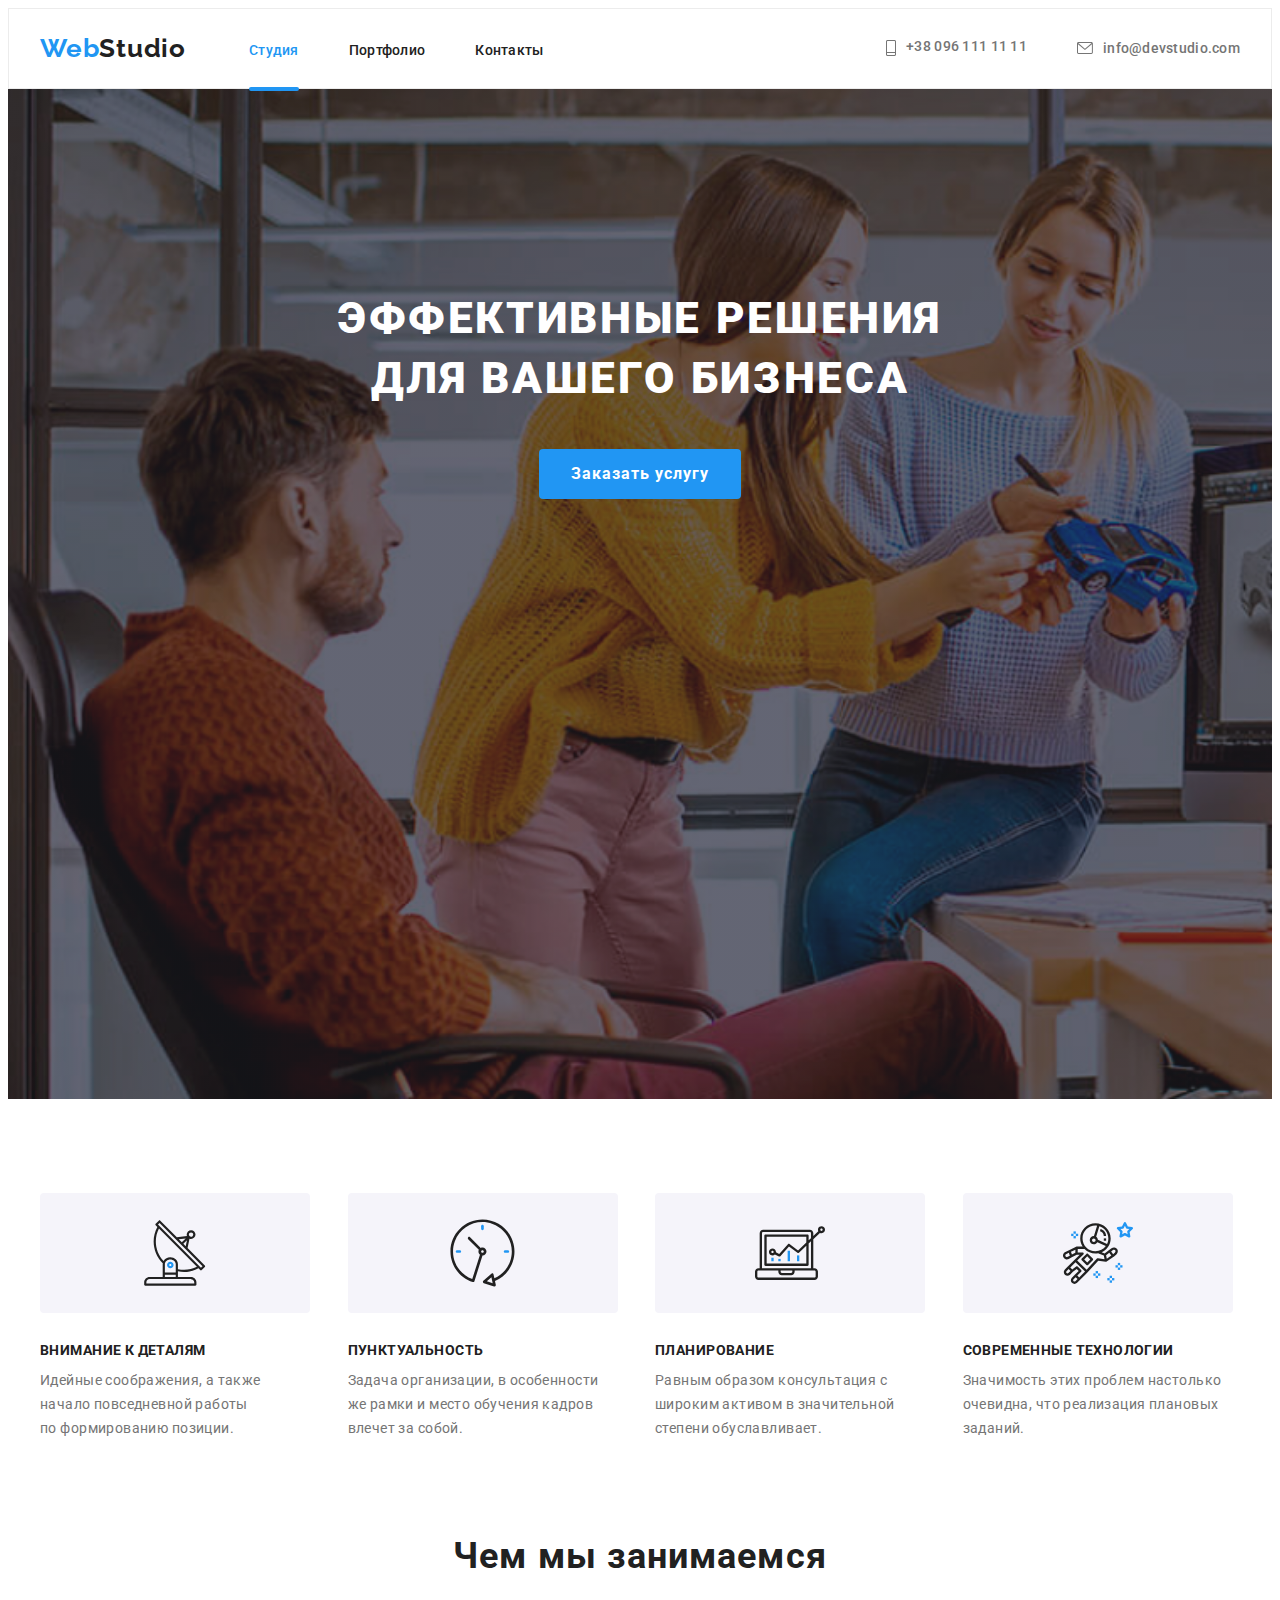
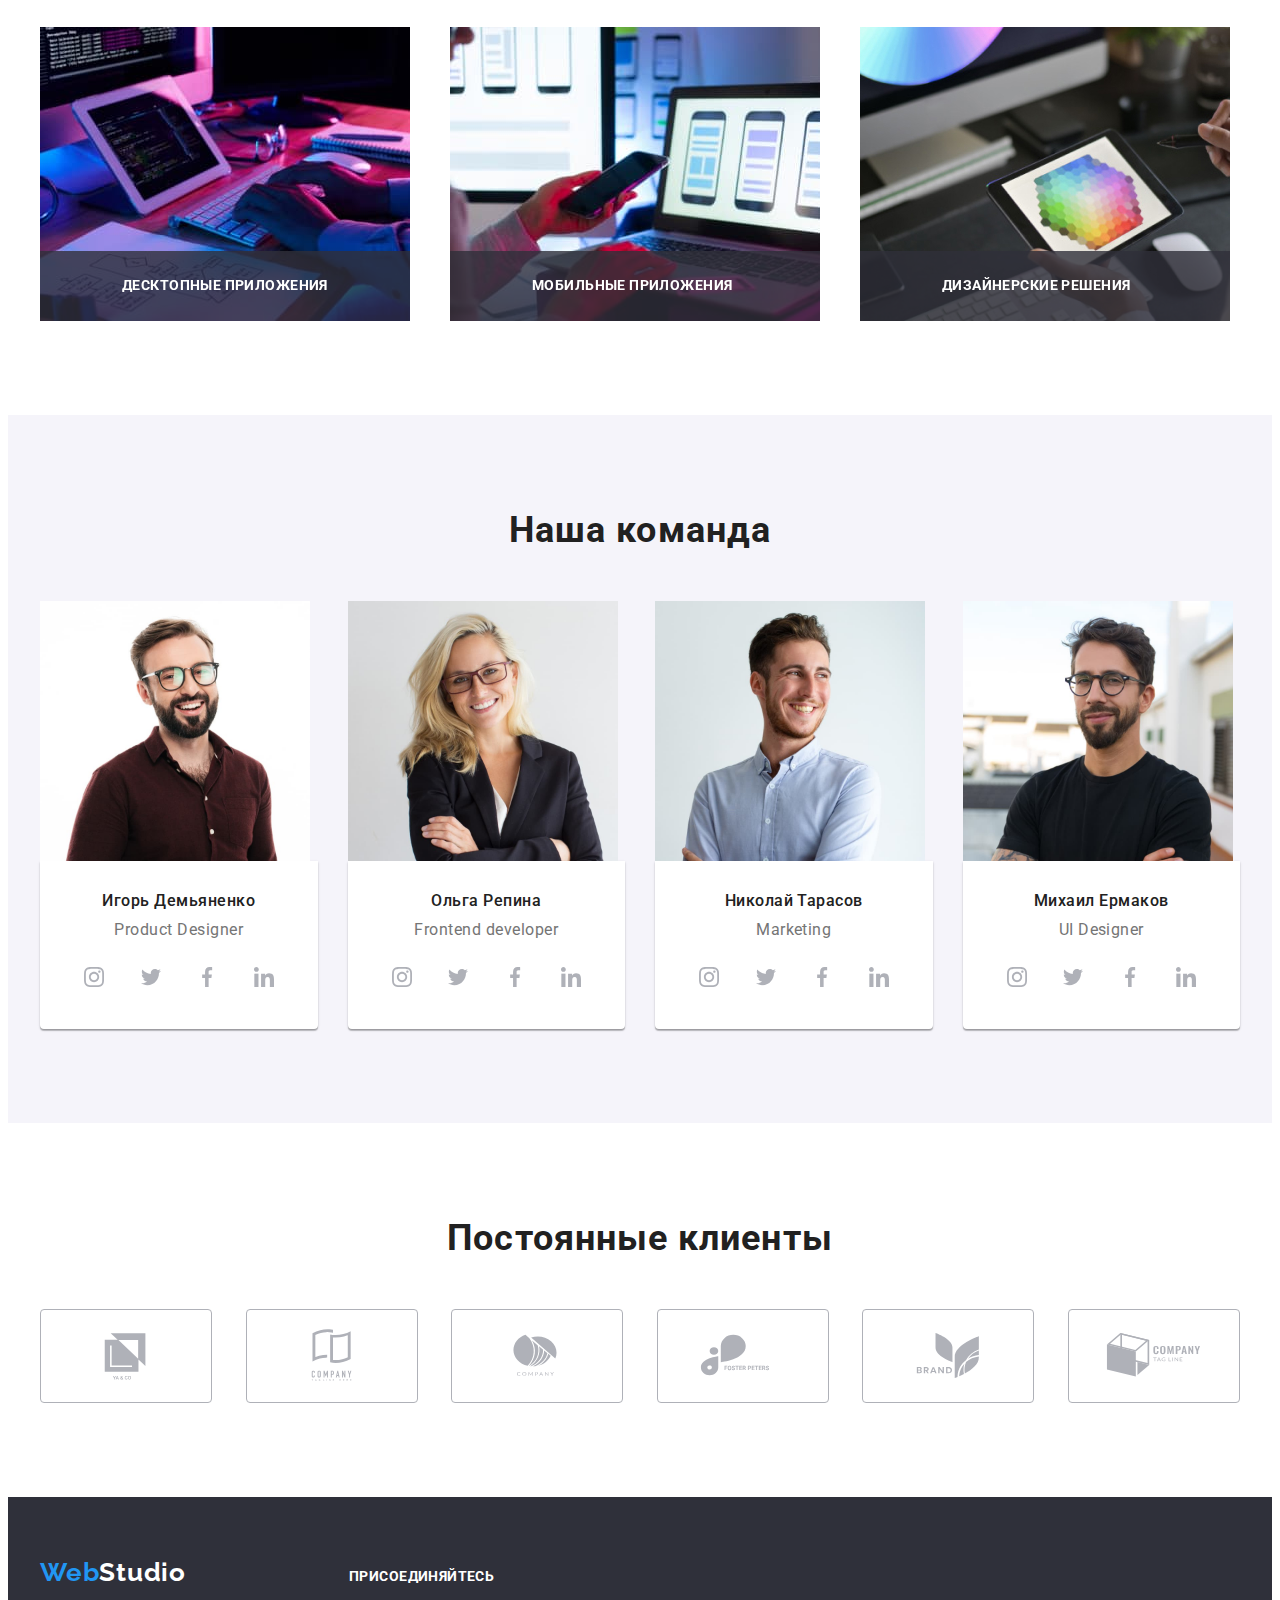
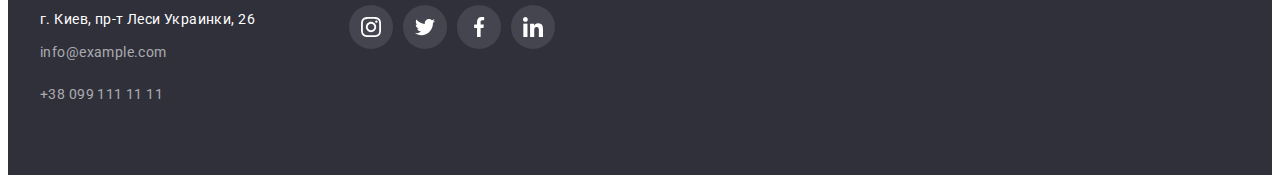
<file: index.html>
<!DOCTYPE html>
<html lang="ru">
  <head>
    <meta charset="UTF-8" />
    <meta http-equiv="X-UA-Compatible" content="IE=edge" />
    <meta name="viewport" content="width=device-width, initial-scale=1.0" />
    <title>Web Studio</title>
    <link rel="preconnect" href="https://fonts.googleapis.com" />
    <link rel="preconnect" href="https://fonts.gstatic.com" crossorigin />
    <link
      href="https://fonts.googleapis.com/css2?family=Raleway:wght@700&family=Roboto:wght@400;500;700;900&display=swap"
      rel="stylesheet"
    />
    <link
      rel="stylesheet"
      href="https://cdnjs.cloudflare.com/ajax/libs/modern-normalize/1.1.0/modern-normalize.min.css"
      integrity="sha512-wpPYUAdjBVSE4KJnH1VR1HeZfpl1ub8YT/NKx4PuQ5NmX2tKuGu6U/JRp5y+Y8XG2tV+wKQpNHVUX03MfMFn9Q=="
      crossorigin="anonymous"
      referrerpolicy="no-referrer"
    />
    <link rel="stylesheet" href="./styles.css" />
  </head>
  <body>
    <!-- Header -->

    <header class="main-header">
      <div class="container header-container">
        <nav class="navigation">
          <a class="logo link" href="" lang="en"
            >Web<span class="studio-header">Studio</span></a
          >
          <ul class="nav-list list">
            <li class="nav-list-item">
              <a class="nav-list-link active link" href="">Студия</a>
            </li>
            <li class="nav-list-item">
              <a class="nav-list-link link" href="./portfolio.html"
                >Портфолио</a
              >
            </li>
            <li class="nav-list-item">
              <a class="nav-list-link link" href="">Контакты</a>
            </li>
          </ul>
        </nav>
        <a class="phone-number link" href="tel:+380961111111"
          >+38 096 111 11 11
          <svg class="envelope-icon" width="10" height="16">
            <use href="./image/sprite.svg#telephone"></use>
          </svg>
        </a>
        <a class="email-address link" href="mailto:info@devstudio.com "
          >info@devstudio.com
          <svg class="envelope-icon" width="16" height="12">
            <use href="./image/sprite.svg#envelope"></use>
          </svg>
        </a>
        <div class="modal-background is-hidden" data-modal>
          <div class="modal-window">
            <button type="button" class="close-button" data-modal-close>
              Закрыть
            </button>
          </div>
        </div>
      </div>
    </header>
    <main>
      <!-- Hero -->

      <section class="hero">
        <div class="hero-container container">
          <h1 class="main-title">
            ЭФФЕКТИВНЫЕ РЕШЕНИЯ<br />
            ДЛЯ ВАШЕГО БИЗНЕСА
          </h1>
          <button class="modal-btn" type="button" data-modal-open>
            Заказать услугу
          </button>
        </div>
      </section>

      <!-- Description -->
      <section class="description">
        <div class="container">
          <ul class="description-list list">
            <li class="description-list-item">
              <div class="description-icons">
                <svg class="antenn-icon" width="65.32" height="70">
                  <use href="./image/sprite2.svg#antenna"></use>
                </svg>
              </div>
              <h3 class="description-title">ВНИМАНИЕ К ДЕТАЛЯМ</h3>
              <p class="description-paragraph">
                Идейные соображения, а также<br />
                начало повседневной работы<br />
                по формированию позиции.
              </p>
            </li>
            <li class="description-list-item">
              <div class="description-icons">
                <svg class="clocks" width="66.96" height="70">
                  <use href="./image/sprite2.svg#clock"></use>
                </svg>
              </div>
              <h3 class="description-title">ПУНКТУАЛЬНОСТЬ</h3>
              <p class="description-paragraph">
                Задача организации, в особенности<br />
                же рамки и место обучения кадров<br />
                влечет за собой.
              </p>
            </li>
            <li class="description-list-item">
              <div class="description-icons">
                <svg class="diagram" width="70" height="70">
                  <use href="./image/sprite2.svg#diagram"></use>
                </svg>
              </div>
              <h3 class="description-title">ПЛАНИРОВАНИЕ</h3>
              <p class="description-paragraph">
                Равным образом консультация с<br />
                широким активом в значительной<br />
                степени обуславливает.
              </p>
            </li>
            <li class="description-list-item">
              <div class="description-icons">
                <svg class="astranaut" width="70" height="70">
                  <use href="./image/sprite2.svg#astronaut"></use>
                </svg>
              </div>
              <h3 class="description-title">СОВРЕМЕННЫЕ ТЕХНОЛОГИИ</h3>
              <p class="description-paragraph">
                Значимость этих проблем настолько<br />
                очевидна, что реализация плановых<br />
                заданий.
              </p>
            </li>
          </ul>
        </div>
      </section>

      <!-- What we do section -->

      <section class="what-we-do section">
        <div class="container">
          <h2 class="what-we-do-title">Чем мы занимаемся</h2>
          <ul class="what-we-do-list list">
            <li class="what-we-do-cards cards">
              <div class="what-we-do-wrapper">
                <img
                  src="./image/screen.jpg"
                  alt="Экран"
                  width="370"
                  height="294"
                />
                <div class="we-do-title">
                  <p class="title-image">ДЕСКТОПНЫЕ ПРИЛОЖЕНИЯ</p>
                </div>
              </div>
            </li>
            <li class="what-we-do-cards cards">
              <div class="what-we-do-wrapper">
                <img
                  src="./image/compphoto.jpg"
                  alt="Компьютер"
                  width="370"
                  height="294"
                />
                <div class="we-do-title">
                  <p class="title-image">МОБИЛЬНЫЕ ПРИЛОЖЕНИЯ</p>
                </div>
              </div>
            </li>
            <li class="what-we-do-cards cards">
              <div class="what-we-do-wrapper">
                <img
                  src="image/rainbow.jpg"
                  alt="Радуга"
                  width="370"
                  height="294"
                />
                <div class="we-do-title">
                  <p class="title-image">ДИЗАЙНЕРСКИЕ РЕШЕНИЯ</p>
                </div>
              </div>
            </li>
          </ul>
        </div>
      </section>

      <!-- Our team section -->
      <section class="our-team section">
        <div class="container">
          <h2 class="what-we-do-title">Наша команда</h2>
          <ul class="list">
            <li class="our-team-cards cards">
              <img
                src="image/productdesigner.jpg"
                alt="Дизайнер"
                width="270"
                height="260"
              />
              <div class="under-image-wrap">
                <h3 class="product-designer-title">Игорь Демьяненко</h3>
                <p class="product-designer-paragraph" lang="en">
                  Product Designer
                </p>
                <ul class="social-list">
                  <li class="social-list-item">
                    <a class="social-list-link" href="">
                      <svg class="social-list-icon" width="20" height="20">
                        <use href="./image/sprite.svg#instagram"></use>
                      </svg>
                    </a>
                  </li>
                  <li class="social-list-item">
                    <a class="social-list-link" href="">
                      <svg class="social-list-icon" width="20" height="20">
                        <use href="./image/sprite.svg#twitter"></use>
                      </svg>
                    </a>
                  </li>
                  <li class="social-list-item">
                    <a class="social-list-link" href="">
                      <svg class="social-list-icon" width="20" height="20">
                        <use href="./image/sprite.svg#facebook"></use>
                      </svg>
                    </a>
                  </li>
                  <li class="social-list-item">
                    <a class="social-list-link" href="">
                      <svg class="social-list-icon" width="20" height="20">
                        <use href="./image/sprite.svg#linkedin"></use>
                      </svg>
                    </a>
                  </li>
                </ul>
              </div>
            </li>
            <li class="our-team-cards cards">
              <img
                src="image/frontenddeveloper.jpg"
                alt="Разработчик"
                width="270"
                height="260"
              />
              <div class="under-image-wrap">
                <h3 class="product-designer-title">Ольга Репина</h3>
                <p class="product-designer-paragraph" lang="en">
                  Frontend developer
                </p>

                <ul class="social-list">
                  <li class="social-list-item">
                    <a class="social-list-link" href="">
                      <svg class="social-list-icon" width="20" height="20">
                        <use href="./image/sprite.svg#instagram"></use>
                      </svg>
                    </a>
                  </li>
                  <li class="social-list-item">
                    <a class="social-list-link" href="">
                      <svg class="social-list-icon" width="20" height="20">
                        <use href="./image/sprite.svg#twitter"></use>
                      </svg>
                    </a>
                  </li>
                  <li class="social-list-item">
                    <a class="social-list-link" href="">
                      <svg class="social-list-icon" width="20" height="20">
                        <use href="./image/sprite.svg#facebook"></use>
                      </svg>
                    </a>
                  </li>
                  <li class="social-list-item">
                    <a class="social-list-link" href="">
                      <svg class="social-list-icon" width="20" height="20">
                        <use href="./image/sprite.svg#linkedin"></use>
                      </svg>
                    </a>
                  </li>
                </ul>
              </div>
            </li>
            <li class="our-team-cards cards">
              <img
                src="./image/marketing.jpg"
                alt="Маркетинг"
                width="270"
                height="260"
              />
              <div class="under-image-wrap">
                <h3 class="product-designer-title">Николай Тарасов</h3>
                <p class="product-designer-paragraph" lang="en">Marketing</p>

                <ul class="social-list">
                  <li class="social-list-item">
                    <a class="social-list-link" href="">
                      <svg class="social-list-icon" width="20" height="20">
                        <use href="./image/sprite.svg#instagram"></use>
                      </svg>
                    </a>
                  </li>
                  <li class="social-list-item">
                    <a class="social-list-link" href="">
                      <svg class="social-list-icon" width="20" height="20">
                        <use href="./image/sprite.svg#twitter"></use>
                      </svg>
                    </a>
                  </li>
                  <li class="social-list-item">
                    <a class="social-list-link" href="">
                      <svg class="social-list-icon" width="20" height="20">
                        <use href="./image/sprite.svg#facebook"></use>
                      </svg>
                    </a>
                  </li>
                  <li class="social-list-item">
                    <a class="social-list-link" href="">
                      <svg class="social-list-icon" width="20" height="20">
                        <use href="./image/sprite.svg#linkedin"></use>
                      </svg>
                    </a>
                  </li>
                </ul>
              </div>
            </li>
            <li class="our-team-cards cards">
              <img
                src="./image/uidesigner.jpg"
                alt="Дизайнер"
                width="270"
                height="260"
              />
              <div class="under-image-wrap">
                <h3 class="product-designer-title">Михаил Ермаков</h3>
                <p class="product-designer-paragraph" lang="en">UI Designer</p>

                <ul class="social-list">
                  <li class="social-list-item">
                    <a class="social-list-link" href="">
                      <svg class="social-list-icon" width="20" height="20">
                        <use href="./image/sprite.svg#instagram"></use>
                      </svg>
                    </a>
                  </li>
                  <li class="social-list-item">
                    <a class="social-list-link" href="">
                      <svg class="social-list-icon" width="20" height="20">
                        <use href="./image/sprite.svg#twitter"></use>
                      </svg>
                    </a>
                  </li>
                  <li class="social-list-item">
                    <a class="social-list-link" href="">
                      <svg class="social-list-icon" width="20" height="20">
                        <use href="./image/sprite.svg#facebook"></use>
                      </svg>
                    </a>
                  </li>
                  <li class="social-list-item">
                    <a class="social-list-link" href="">
                      <svg class="social-list-icon" width="20" height="20">
                        <use href="./image/sprite.svg#linkedin"></use>
                      </svg>
                    </a>
                  </li>
                </ul>
              </div>
            </li>
          </ul>
        </div>
      </section>

      <!-- Our clients section -->

      <section class="our-clients section">
        <div class="container">
          <h2 class="what-we-do-title">Постоянные клиенты</h2>
          <ul class="clients-list">
            <li class="client-list-item">
              <a href="" class="client-list-link">
                <svg class="client-list-icon" width="106" height="60">
                  <use href="./image/sprite.svg#yaandco"></use>
                </svg>
              </a>
            </li>
            <li class="client-list-item">
              <a href="" class="client-list-link link">
                <svg class="client-list-icon" width="106" height="60">
                  <use href="./image/sprite.svg#tagline"></use>
                </svg>
              </a>
            </li>
            <li class="client-list-item">
              <a href="" class="client-list-link">
                <svg class="client-list-icon" width="106" height="60">
                  <use href="./image/sprite.svg#company"></use>
                </svg>
              </a>
            </li>
            <li class="client-list-item">
              <a href="" class="client-list-link">
                <svg class="client-list-icon" width="106" height="60">
                  <use href="./image/sprite.svg#foster"></use>
                </svg>
              </a>
            </li>
            <li class="client-list-item">
              <a href="" class="client-list-link">
                <svg class="client-list-icon" width="106" height="60">
                  <use href="./image/sprite.svg#brand"></use>
                </svg>
              </a>
            </li>
            <li class="client-list-item">
              <a href="" class="client-list-link">
                <svg class="client-list-icon" width="106" height="60">
                  <use href="./image/sprite.svg#cube"></use>
                </svg>
              </a>
            </li>
          </ul>
        </div>
      </section>
    </main>

    <!-- Footer -->

    <footer class="footer">
      <div class="footer-container container">
        <div class="left-side-footer">
          <a class="logo link" href="" lang="en"
            >Web<span class="studio-logo">Studio</span></a
          >
          <address class="address">
            г. Киев, пр-т Леси Украинки, 26<br />
            <a class="phone-email-link link" href="mailto:info@example.com"
              >info@example.com</a
            ><br />
            <a class="phone-email-link link" href="tel:+380961111111"
              >+38 099 111 11 11</a
            >
          </address>
        </div>
        <div class="right-side-footer">
          <h3 class="footer-title">ПРИСОЕДИНЯЙТЕСЬ</h3>
          <ul class="footer-list">
            <li class="social-list-item">
              <a class="footer-list-link" href="">
                <svg class="footer-list-icon" width="20" height="20">
                  <use href="./image/sprite.svg#instagram"></use>
                </svg>
              </a>
            </li>
            <li class="social-list-item">
              <a class="footer-list-link" href="">
                <svg class="footer-list-icon" width="20" height="20">
                  <use href="./image/sprite.svg#twitter"></use>
                </svg>
              </a>
            </li>
            <li class="social-list-item">
              <a class="footer-list-link" href="">
                <svg class="footer-list-icon" width="20" height="20">
                  <use href="./image/sprite.svg#facebook"></use>
                </svg>
              </a>
            </li>
            <li class="social-list-item">
              <a class="footer-list-link" href="">
                <svg class="footer-list-icon" width="20" height="20">
                  <use href="./image/sprite.svg#linkedin"></use>
                </svg>
              </a>
            </li>
          </ul>
        </div>
      </div>
    </footer>
  </body>
  <script src="./modal.js"></script>
</html>
</file>
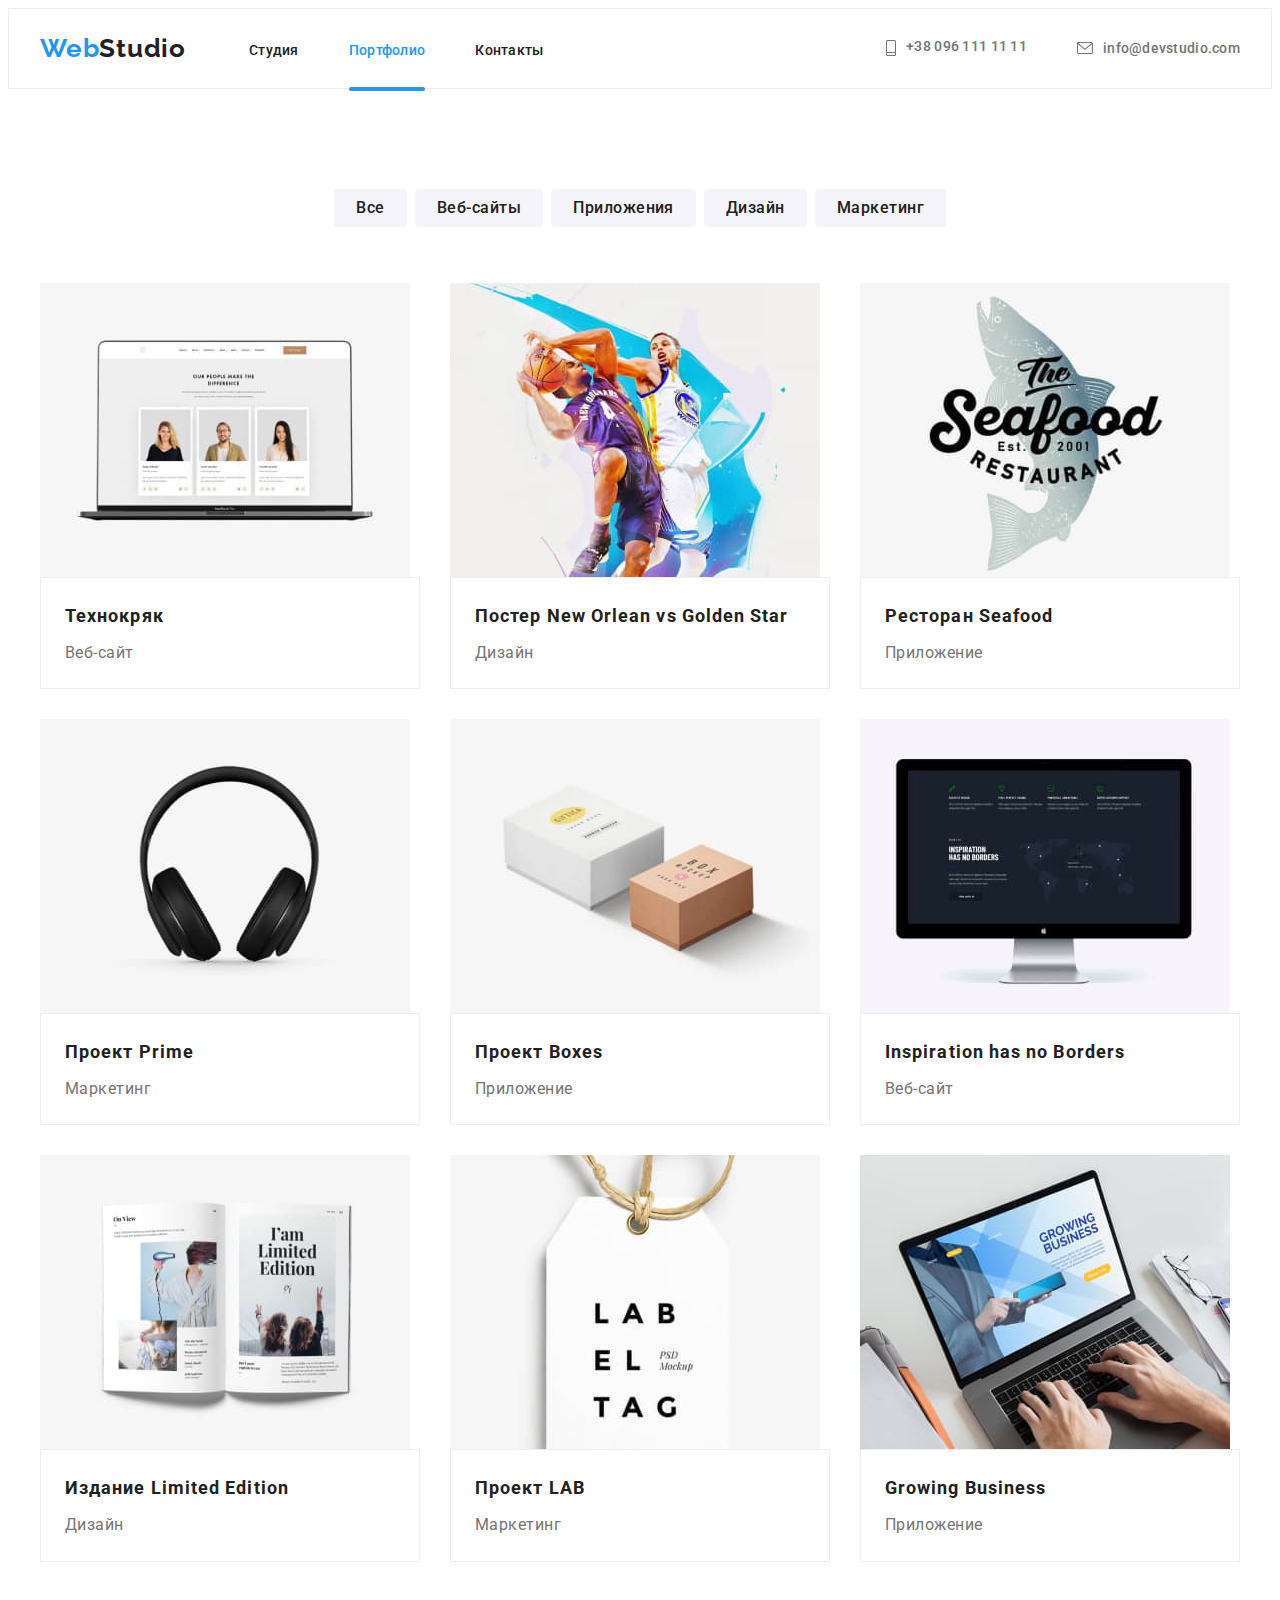
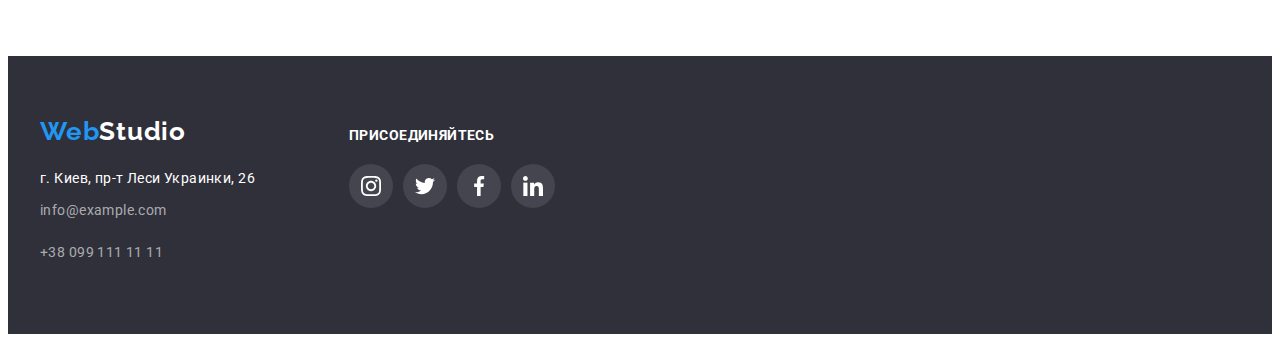
<file: portfolio.html>
<!DOCTYPE html>
<html lang="ru">
  <head>
    <meta charset="UTF-8" />
    <meta http-equiv="X-UA-Compatible" content="IE=edge" />
    <meta name="viewport" content="width=device-width, initial-scale=1.0" />
    <title>Portfolio</title>
    <link rel="preconnect" href="https://fonts.googleapis.com" />
    <link rel="preconnect" href="https://fonts.gstatic.com" crossorigin />
    <link
      href="https://fonts.googleapis.com/css2?family=Raleway:wght@700&family=Roboto:wght@400;500;700;900&display=swap"
      rel="stylesheet"
    />
    <link
      rel="stylesheet"
      href="https://cdnjs.cloudflare.com/ajax/libs/modern-normalize/1.1.0/modern-normalize.min.css"
      integrity="sha512-wpPYUAdjBVSE4KJnH1VR1HeZfpl1ub8YT/NKx4PuQ5NmX2tKuGu6U/JRp5y+Y8XG2tV+wKQpNHVUX03MfMFn9Q=="
      crossorigin="anonymous"
      referrerpolicy="no-referrer"
    />
    <link rel="stylesheet" href="./styles.css" />
  </head>
  <body>
    <header class="main-header">
      <div class="container header-container">
        <nav class="navigation">
          <a class="logo link" href="" lang="en"
            >Web<span class="studio-header">Studio</span></a
          >
          <ul class="nav-list list">
            <li class="nav-list-item">
              <a class="nav-list-link link" href="./index.html">Студия</a>
            </li>
            <li class="nav-list-item">
              <a class="nav-list-link active link" href="">Портфолио</a>
            </li>
            <li class="nav-list-item">
              <a class="nav-list-link link" href="">Контакты</a>
            </li>
          </ul>
        </nav>
        <a class="phone-number link" href="tel:+380961111111"
          >+38 096 111 11 11
          <svg class="envelope-icon" width="10" height="16">
            <use href="./image/sprite.svg#telephone"></use>
          </svg>
        </a>
        <a class="email-address link" href="mailto:info@devstudio.com "
          >info@devstudio.com
          <svg class="envelope-icon" width="16" height="12">
            <use href="./image/sprite.svg#envelope"></use>
          </svg>
        </a>
      </div>
    </header>
    <main>
      <!-- Buttons of portfolio -->
      <section class="buttons-of-portfolio">
        <div class="container">
          <ul class="button-list">
            <li class="button-list-item">
              <button class="button-portfolio" type="button">Все</button>
            </li>
            <li class="button-list-item">
              <button class="button-portfolio" type="button">Веб-сайты</button>
            </li>
            <li class="button-list-item">
              <button class="button-portfolio" type="button">Приложения</button>
            </li>
            <li class="button-list-item">
              <button class="button-portfolio" type="button">Дизайн</button>
            </li>
            <li class="button-list-item">
              <button class="button-portfolio" type="button">Маркетинг</button>
            </li>
          </ul>
          <!-- Portfolio cards -->

          <ul class="list">
            <li class="portfolio-cards cards">
              <div class="portfolio-photo">
                <img
                  src="images2/website.jpg"
                  alt="Веб-сайт"
                  width="370"
                  height="294"
                />
                <div class="overlay">
                  <div class="paragraph">
                    <p class="overlay-paragraph">
                      Ресурс предлагает комплексные предложения с разным уровнем
                      функционала и сервисов. Все это позволит посетителю
                      получить исчерпывающие сведения о компании или частном
                      лице.
                    </p>
                  </div>
                </div>
              </div>
              <div class="portfolio-wrapper">
                <h3 class="portfolio-title">Технокряк</h3>
                <p class="portfolio-paragraph">Веб-сайт</p>
              </div>
            </li>
            <li class="portfolio-cards cards">
              <div class="portfolio-photo">
                <img
                  src="images2/basketballplayers.jpg"
                  alt="Баскетболисты"
                  width="370"
                  height="294"
                />
                <div class="overlay">
                  <div class="paragraph">
                    <p class="overlay-paragraph">
                      Ресурс предлагает комплексные предложения с разным уровнем
                      функционала и сервисов. Все это позволит посетителю
                      получить исчерпывающие сведения о компании или частном
                      лице.
                    </p>
                  </div>
                </div>
              </div>
              <div class="portfolio-wrapper">
                <h3 class="portfolio-title" lang="en">
                  Постер New Orlean vs Golden Star
                </h3>
                <p class="portfolio-paragraph">Дизайн</p>
              </div>
            </li>
            <li class="portfolio-cards cards">
              <div class="portfolio-photo">
                <img
                  src="images2/seafood.jpg"
                  alt="Логотип ресторана"
                  width="370"
                  height="294"
                />
                <div class="overlay">
                  <div class="paragraph">
                    <p class="overlay-paragraph">
                      Ресурс предлагает комплексные предложения с разным уровнем
                      функционала и сервисов. Все это позволит посетителю
                      получить исчерпывающие сведения о компании или частном
                      лице.
                    </p>
                  </div>
                </div>
              </div>
              <div class="portfolio-wrapper">
                <h3 class="portfolio-title" lang="en">Ресторан Seafood</h3>
                <p class="portfolio-paragraph">Приложение</p>
              </div>
            </li>
            <li class="portfolio-cards cards">
              <div class="portfolio-photo">
                <img
                  src="images2/headphones.jpg"
                  alt="Наушники"
                  width="370"
                  height="294"
                />
                <div class="overlay">
                  <div class="paragraph">
                    <p class="overlay-paragraph">
                      Ресурс предлагает комплексные предложения с разным уровнем
                      функционала и сервисов. Все это позволит посетителю
                      получить исчерпывающие сведения о компании или частном
                      лице.
                    </p>
                  </div>
                </div>
              </div>
              <div class="portfolio-wrapper">
                <h3 class="portfolio-title" lang="en">Проект Prime</h3>
                <p class="portfolio-paragraph">Маркетинг</p>
              </div>
            </li>
            <li class="portfolio-cards cards">
              <div class="portfolio-photo">
                <img
                  src="images2/boxes.jpg"
                  alt="Коробочки"
                  width="370"
                  height="294"
                />
                <div class="overlay">
                  <div class="paragraph">
                    <p class="overlay-paragraph">
                      Ресурс предлагает комплексные предложения с разным уровнем
                      функционала и сервисов. Все это позволит посетителю
                      получить исчерпывающие сведения о компании или частном
                      лице.
                    </p>
                  </div>
                </div>
              </div>
              <div class="portfolio-wrapper">
                <h3 class="portfolio-title" lang="en">Проект Boxes</h3>
                <p class="portfolio-paragraph">Приложение</p>
              </div>
            </li>
            <li class="portfolio-cards cards">
              <div class="portfolio-photo">
                <img
                  src="images2/screen.jpg"
                  alt="Экран"
                  width="370"
                  height="294"
                />
                <div class="overlay">
                  <div class="paragraph">
                    <p class="overlay-paragraph">
                      Ресурс предлагает комплексные предложения с разным уровнем
                      функционала и сервисов. Все это позволит посетителю
                      получить исчерпывающие сведения о компании или частном
                      лице.
                    </p>
                  </div>
                </div>
              </div>
              <div class="portfolio-wrapper">
                <h3 class="portfolio-title" lang="en">
                  Inspiration has no Borders
                </h3>
                <p class="portfolio-paragraph">Веб-сайт</p>
              </div>
            </li>
            <li class="portfolio-cards cards">
              <div class="portfolio-photo">
                <img
                  src="images2/book.jpg"
                  alt="Книга"
                  width="370"
                  height="294"
                />
                <div class="overlay">
                  <div class="paragraph">
                    <p class="overlay-paragraph">
                      Ресурс предлагает комплексные предложения с разным уровнем
                      функционала и сервисов. Все это позволит посетителю
                      получить исчерпывающие сведения о компании или частном
                      лице.
                    </p>
                  </div>
                </div>
              </div>
              <div class="portfolio-wrapper">
                <h3 class="portfolio-title" lang="en">
                  Издание Limited Edition
                </h3>
                <p class="portfolio-paragraph">Дизайн</p>
              </div>
            </li>
            <li class="portfolio-cards cards">
              <div class="portfolio-photo">
                <img
                  src="images2/words.jpg"
                  alt="Проект Лаборатория"
                  width="370"
                  height="294"
                />
                <div class="overlay">
                  <div class="paragraph">
                    <p class="overlay-paragraph">
                      Ресурс предлагает комплексные предложения с разным уровнем
                      функционала и сервисов. Все это позволит посетителю
                      получить исчерпывающие сведения о компании или частном
                      лице.
                    </p>
                  </div>
                </div>
              </div>
              <div class="portfolio-wrapper">
                <h3 class="portfolio-title" lang="en">Проект LAB</h3>
                <p class="portfolio-paragraph">Маркетинг</p>
              </div>
            </li>
            <li class="portfolio-cards cards">
              <div class="portfolio-photo">
                <img
                  src="images2/laptop.jpg"
                  alt="Ноутбук"
                  width="370"
                  height="294"
                />
                <div class="overlay">
                  <div class="paragraph">
                    <p class="overlay-paragraph">
                      Ресурс предлагает комплексные предложения с разным уровнем
                      функционала и сервисов. Все это позволит посетителю
                      получить исчерпывающие сведения о компании или частном
                      лице.
                    </p>
                  </div>
                </div>
              </div>
              <div class="portfolio-wrapper">
                <h3 class="portfolio-title" lang="en">Growing Business</h3>
                <p class="portfolio-paragraph">Приложение</p>
              </div>
            </li>
          </ul>
        </div>
      </section>
    </main>
    <footer class="footer">
      <div class="footer-container container">
        <div class="left-side-footer">
          <a class="logo link" href="" lang="en"
            >Web<span class="studio-logo">Studio</span></a
          >
          <address class="address">
            г. Киев, пр-т Леси Украинки, 26<br />
            <a class="phone-email-link link" href="mailto:info@example.com"
              >info@example.com</a
            ><br />
            <a class="phone-email-link link" href="tel:+380961111111"
              >+38 099 111 11 11</a
            >
          </address>
        </div>

        <div class="right-side-footer">
          <h3 class="footer-title">ПРИСОЕДИНЯЙТЕСЬ</h3>
          <ul class="footer-list">
            <li class="social-list-item">
              <a class="footer-list-link" href="">
                <svg class="footer-list-icon" width="20" height="20">
                  <use href="./image/sprite.svg#instagram"></use>
                </svg>
              </a>
            </li>
            <li class="social-list-item">
              <a class="footer-list-link" href="">
                <svg class="footer-list-icon" width="20" height="20">
                  <use href="./image/sprite.svg#twitter"></use>
                </svg>
              </a>
            </li>
            <li class="social-list-item">
              <a class="footer-list-link" href="">
                <svg class="footer-list-icon" width="20" height="20">
                  <use href="./image/sprite.svg#facebook"></use>
                </svg>
              </a>
            </li>
            <li class="social-list-item">
              <a class="footer-list-link" href="">
                <svg class="footer-list-icon" width="20" height="20">
                  <use href="./image/sprite.svg#linkedin"></use>
                </svg>
              </a>
            </li>
          </ul>
        </div>
      </div>
    </footer>
    <script src="./modal.js"></script>
  </body>
</html>
</file>
<file: styles.css>
/* General styles */

:root {
  --main-font-family: "Roboto", sans-serif;
  --secondary-font-family: "Raleway", sans-serif;
  --accent-color: #2196f3;
  --nav-list-link-color: #212121;
  --phone-email-color-white-theme: #757575;
  --phone-email-color-dark-there: rgba(255, 255, 255, 0.6);
  --background-colors: #ffffff;
  --modal-button-color: #188ce8;
  --hero-color: #2f303a;
  --link-color: #afb1b8;
}

body {
  font-family: var(--main-font-family);
}

h1,
h2,
h3,
h4,
h5,
h6,
p {
  margin-top: 0;
  margin-bottom: 0;
}

ul,
ol {
  margin-top: 0;
  margin-bottom: 0;
  padding-left: 0;
}

img {
  display: block;
  max-width: 100%;
  height: auto;
}

button {
  border: 0px;
}

.studio-header {
  color: var(--nav-list-link-color);
}

.studio-logo {
  color: #ffffff;
}

.list {
  list-style: none;
  display: flex;
  flex-wrap: wrap;
  margin-left: -30px;
  margin-top: -30px;
}

.link {
  text-decoration: none;
}

.section {
  padding-top: 94px;
  padding-bottom: 94px;
}

.container {
  width: 1200px;
  padding-left: 15px;
  padding-right: 15px;
  margin-left: auto;
  margin-right: auto;
}

.social-list {
  list-style: none;
  display: flex;
  justify-content: space-between;
}

.social-list-link {
  display: flex;
  justify-content: center;
  align-items: center;
  width: 44px;
  height: 44px;
  background-color: #ffffff;
  border-radius: 50%;

  transition: background-color 250ms cubic-bezier(0.4, 0, 0.2, 1);
}

.social-list-icon {
  fill: var(--link-color);
}

.social-list-link:hover,
.social-list-link:focus {
  background-color: var(--accent-color);
}

.social-list-link:hover .social-list-icon,
.social-list-link:focus .social-list-icon {
  fill: #ffffff;
}

/* Header styles */
.main-header {
  border: 1px solid #ececec;
  padding-top: 24px;
  padding-bottom: 24px;
}

.header-container {
  display: flex;
  align-items: center;
}

.navigation {
  display: flex;
  align-items: center;
}
.nav-list {
  display: flex;
  align-items: center;
  padding-top: 32px;
}

.logo {
  margin-right: 93px;
  font-family: var(--secondary-font-family);
  font-weight: 700;
  font-size: 26px;
  line-height: 1.19;
  letter-spacing: 0.03em;
  color: var(--accent-color);
}

.nav-list-item:not(:last-child) {
  margin-right: 50px;
}

.nav-list-link {
  position: relative;
  font-weight: 500;
  font-size: 14px;
  line-height: 0.87;
  letter-spacing: 0.02em;
  color: var(--nav-list-link-color);

  transition: color 250ms cubic-bezier(0.4, 0, 0.2, 1);
}

.nav-list-link:hover,
.nav-list-link:focus {
  color: var(--accent-color);
}

.active {
  position: relative;
  color: var(--accent-color);
}

.active::after {
  position: absolute;
  margin-top: 28px;
  content: "";
  display: block;
  width: 100%;
  height: 4px;
  border-radius: 2px;
  background-color: #2196f3;
}

.phone-number {
  margin-left: auto;
  margin-right: 50px;
}

.envelope-icon {
  fill: #757575;
  margin-right: 10px;
}

.phone-number,
.email-address {
  font-weight: 500;
  font-size: 14px;
  line-height: 0.87;
  letter-spacing: 0.02em;
  color: var(--phone-email-color-white-theme);
  display: flex;
  flex-direction: row-reverse;

  transition: color 250ms cubic-bezier(0.4, 0, 0.2, 1);
}

.phone-number:hover,
.phone-number:focus,
.email-address:hover,
.email-address:focus {
  color: var(--accent-color);
}

.phone-number:hover .envelope-icon,
.email-address:hover .envelope-icon,
.phone-number:focus .envelope-icon,
.email-address:focus .envelope-icon {
  fill: var(--accent-color);
}

.modal-background {
  position: fixed;
  top: 0;
  left: 0;
  width: 100%;
  height: 100%;
  background-color: rgba(0, 0, 0, 0.2);

  opacity: 1;
  transition: opacity 250ms cubic-bezier(0.4, 0, 0.2, 1);
}

.modal-background.is-hidden {
  opacity: 0;
  pointer-events: none;
}

.modal-background.is-hidden .modal-window {
  transform: translate(-50%, -50%) scale(0.9);
  opacity: 0;
}

.modal-window {
  position: absolute;
  top: 50%;
  left: 50%;

  width: 528px;
  height: 581px;
  border-radius: 4px;

  background-color: #ffffff;

  transform: translate(-50%, -50%) scale(1);
  opacity: 1;

  transition: transform 250ms cubic-bezier(0.4, 0, 0.2, 1),
    opacity 250ms cubic-bezier(0.4, 0, 0.2, 1);
}

/* Hero */

.hero-container {
  display: flex;
  flex-direction: column;
  align-items: center;
}

.hero {
  background-image: linear-gradient(
      rgba(47, 48, 58, 0.4),
      rgba(47, 48, 58, 0.4)
    ),
    url(./image/heroPic.png);
  background-size: cover;
  background-color: #c4c4c4;
  padding-top: 200px;
  padding-bottom: 210px;
  height: 600px;
}

.close-button {
  cursor: pointer;
}

.modal-btn {
  min-width: 200px;
  padding: 10px 32px;
  border-radius: 4px;
  font-family: inherit;
  font-weight: 700;
  font-size: 16px;
  line-height: 1.875;
  letter-spacing: 0.06em;
  color: var(--background-colors);
  background-color: var(--accent-color);
  cursor: pointer;

  transition: background-color 250ms cubic-bezier(0.4, 0, 0.2, 1);
}
.modal-btn:hover,
.modal-btn:focus {
  box-shadow: 0px 4px 4px rgba(0, 0, 0, 0.15);
  background-color: var(--modal-button-color);
}

.main-title {
  font-weight: 900;
  font-size: 44px;
  line-height: 1.36;
  letter-spacing: 0.06em;
  text-align: center;
  color: var(--background-colors);
  margin-bottom: 40px;
}

/* Description */
.description {
  padding-top: 94px;
  padding-bottom: 94px;
}
.description-list {
  flex-wrap: nowrap;
  text-align: left;
}

.description-list-item {
  flex-basis: calc((100% - 120px) / 4);
  margin-left: 30px;
  margin-top: 30px;
}

.description-icons {
  display: flex;
  justify-content: center;
  align-items: center;
  width: 270px;
  height: 120px;
  background-color: #f5f4fa;
  border-radius: 4px;
  margin-bottom: 30px;
}

.description-title {
  font-weight: 700;
  font-size: 14px;
  line-height: 1.14;
  letter-spacing: 0.03em;
  color: var(--nav-list-link-color);
  margin-bottom: 10px;
}
.description-paragraph {
  font-weight: 400;
  font-size: 14px;
  line-height: 1.71;
  letter-spacing: 0.03em;
  color: var(--phone-email-color-white-theme);
}

/* What we do section */
.what-we-do {
  padding-top: 0;
}
.what-we-do-title {
  font-weight: 700;
  font-size: 36px;
  line-height: 1.17;
  letter-spacing: 0.03em;
  color: var(--nav-list-link-color);
  margin-bottom: 50px;
  text-align: center;
}

.what-we-do-cards {
  flex-basis: calc((100% - 90px) / 3);
}

.title-image {
  font-style: normal;
  font-weight: 700;
  font-size: 14px;
  line-height: 1.14;
  text-align: center;
  letter-spacing: 0.03em;
  text-transform: uppercase;

  color: #ffffff;
}

.what-we-do-wrapper {
  position: relative;
}

.what-we-do-wrapper::before {
  position: absolute;
  content: "";
  bottom: 0;
  left: 0;
  width: 370px;
  height: 70px;
  background-color: rgba(47, 48, 58, 0.8);
}

.we-do-title {
  position: absolute;
  content: "";
  bottom: 0;
  left: 0;
  padding: 27px 82px;
  margin-bottom: 0;
}

/* Our team */
.our-team {
  background-color: #f5f4fa;
}
.cards {
  margin-left: 30px;
  margin-top: 30px;
}
.our-team-cards {
  flex-basis: calc((100% - 120px) / 4);
}
.product-designer-title {
  font-weight: 500;
  font-size: 16px;
  line-height: 1.19;
  letter-spacing: 0.03em;
  color: var(--nav-list-link-color);
  margin-bottom: 10px;
}
.product-designer-paragraph {
  font-weight: 400;
  font-size: 16px;
  line-height: 1.19;
  letter-spacing: 0.03em;
  color: var(--phone-email-color-white-theme);
  margin-bottom: 16px;
}

.under-image-wrap {
  background-color: #ffffff;
  box-shadow: 0px 1px 3px rgba(0, 0, 0, 0.12), 0px 1px 1px rgba(0, 0, 0, 0.14),
    0px 2px 1px rgba(0, 0, 0, 0.2);
  border-radius: 0px 0px 4px 4px;
  text-align: center;
  padding-top: 30px;
  padding-bottom: 30px;
  padding-left: 32px;
  padding-right: 32px;
}

/* Our clients section */
.clients-list {
  list-style: none;
  display: flex;
  justify-content: space-between;
}
.client-list-link {
  display: flex;
  justify-content: center;
  align-items: center;
  border: 1px solid #afb1b8;
  width: 170px;
  height: 92px;
  border-radius: 4px;

  transition: border 250ms cubic-bezier(0.4, 0, 0.2, 1);
}
.client-list-icon {
  fill: #afb1b8;
}
.client-list-link:hover,
.client-list-link:focus {
  border: 1px solid #2196f3;
}

.client-list-link:hover .client-list-icon,
.client-list-link:focus .client-list-icon {
  fill: #2196f3;
}

/* FOOTER */
.footer {
  background-color: var(--hero-color);
  padding-top: 60px;
  padding-bottom: 60px;
}
.footer-container {
  display: flex;
  align-items: baseline;
}

.address {
  font-style: normal;
  font-weight: 400;
  font-size: 14px;
  line-height: 1.7;
  letter-spacing: 0.03em;
  color: var(--background-colors);
  margin-top: 20px;
}
.phone-email-link {
  display: inline-block;
  font-style: normal;
  font-weight: 400;
  font-size: 14px;
  line-height: 1.7;
  letter-spacing: 0.03em;
  color: rgba(255, 255, 255, 0.6);
  margin-top: 9px;
  margin-bottom: 9px;
}
.right-side-footer {
  width: 206px;
  height: 80px;
  margin-left: 70px;
}
.footer-list {
  list-style: none;
  display: flex;
  justify-content: space-between;
}
.footer-list-wrapper {
  display: flex;
  justify-content: center;
}
.footer-list-link {
  display: flex;
  justify-content: center;
  align-items: center;
  width: 44px;
  height: 44px;
  background: rgba(255, 255, 255, 0.1);
  border-radius: 50%;

  transition: background 250ms cubic-bezier(0.4, 0, 0.2, 1);
}
.footer-list-icon {
  fill: #ffffff;
}
.footer-list-link:hover,
.footer-list-link:focus {
  background-color: var(--accent-color);
}
.footer-title {
  font-weight: 700;
  font-size: 14px;
  line-height: 1.14;
  letter-spacing: 0.03em;
  color: #ffffff;
  margin-bottom: 20px;
}
/* PORTFOLIO */
/* Portfolio buttons */
.buttons-of-portfolio {
  padding-top: 100px;
  /* padding-bottom: 56px; */
  padding-bottom: 94px;
}
.button-portfolio {
  min-width: 73px;
  padding: 6px 22px;
  font-family: inherit;
  font-weight: 500;
  font-size: 16px;
  line-height: 1.6;
  letter-spacing: 0.03em;
  color: var(--nav-list-link-color);
  background-color: #f5f4fa;
  border-radius: 4px;
  cursor: pointer;

  transition: color 250ms cubic-bezier(0.4, 0, 0.2, 1),
    background-color 250ms cubic-bezier(0.4, 0, 0.2, 1);
}

.button-portfolio:hover,
.button-portfolio:focus {
  color: var(--background-colors);
  background-color: var(--accent-color);
  box-shadow: 0px 3px 1px rgba(0, 0, 0, 0.1), 0px 1px 2px rgba(0, 0, 0, 0.08),
    0px 2px 2px rgba(0, 0, 0, 0.12);
}
.portfolio-cards:hover {
  cursor: pointer;
  box-shadow: 0px 1px 1px rgba(0, 0, 0, 0.12), 0px 4px 4px rgba(0, 0, 0, 0.06),
    1px 4px 6px rgba(0, 0, 0, 0.16);

  transition: box-shadow 250ms cubic-bezier(0.4, 0, 0.2, 1);
}
.button-list {
  list-style: none;
  display: flex;
  justify-content: center;
  margin-bottom: 56px;
}
.button-list-item:not(:last-child) {
  margin-right: 8px;
}

/* portfolio list */

.portfolio-title {
  font-weight: 700;
  font-size: 18px;
  line-height: 2;
  letter-spacing: 0.06em;
  color: var(--nav-list-link-color);
  margin-bottom: 4px;
}
.portfolio-paragraph {
  font-weight: 400;
  font-size: 16px;
  line-height: 1.9;
  letter-spacing: 0.03em;
  color: var(--phone-email-color-white-theme);
}

.portfolio-cards {
  flex-basis: calc((100% - 90px) / 3);
}

.portfolio-wrapper {
  border: 1px solid #eeeeee;
  padding: 20px 24px;
}
.portfolio-photo {
  position: relative;
  overflow: hidden;
}

.overlay {
  position: absolute;
  top: 0;
  left: 0;
  width: 100%;
  height: 100%;
  background-color: rgba(33, 150, 243, 0.9);

  transform: translateY(100%);
  transition: transform 500ms cubic-bezier(0.4, 0, 0.2, 1);
}

.paragraph {
  position: absolute;
  top: 0;
  right: 0;
  padding: 63px 24px;
}

.overlay-paragraph {
  font-style: normal;
  font-weight: 400;
  font-size: 18px;
  line-height: 1.5;
  letter-spacing: 0.03em;
  color: white;
}

.portfolio-cards:hover .overlay {
  transform: translateY(0%);
}
</file>
